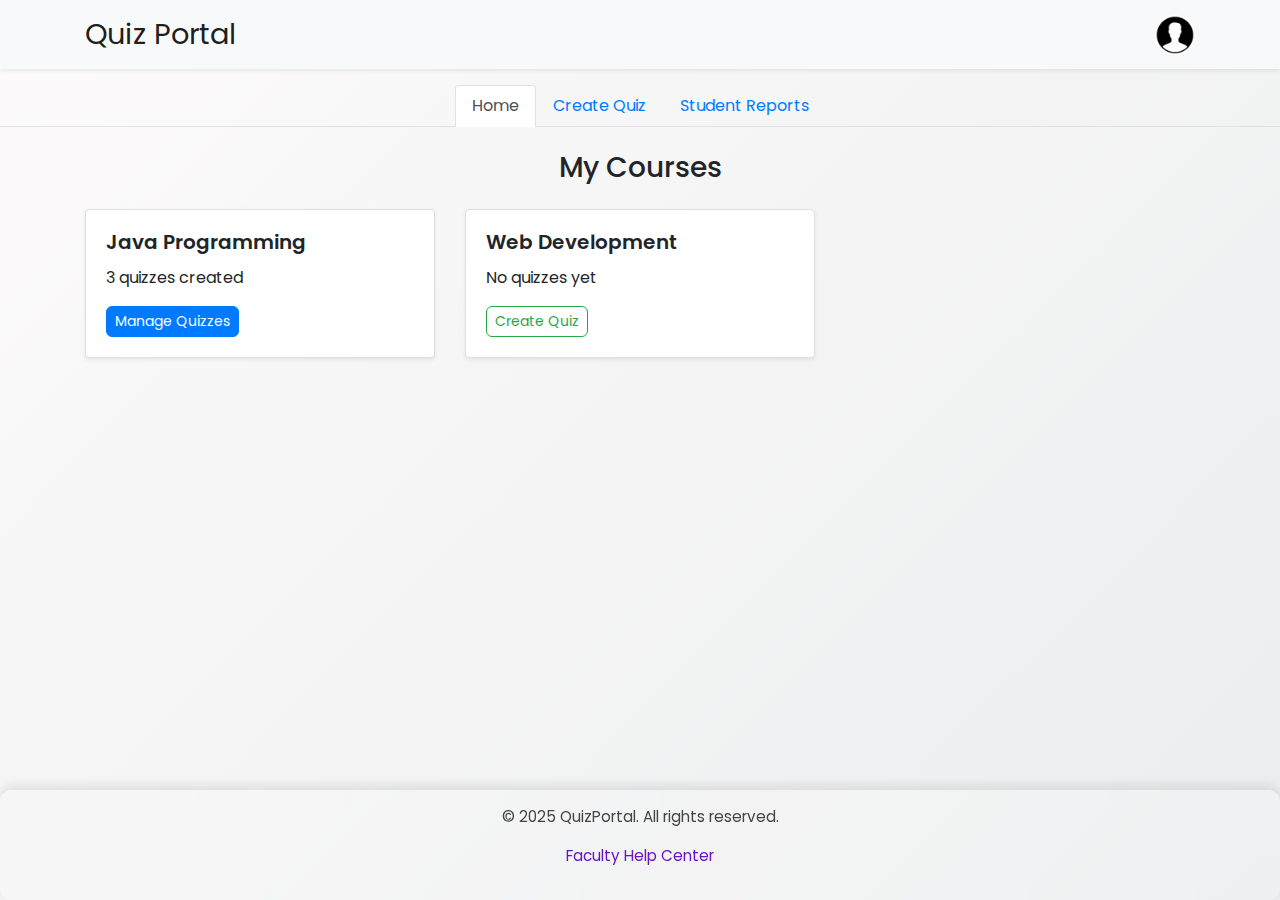
<file: home Page (Faculty)/Index.html>
<!DOCTYPE html>
<html lang="en">
<head>
  <meta charset="UTF-8" />
  <meta name="viewport" content="width=device-width, initial-scale=1.0" />
  <title>Faculty Home | QuizPortal</title>
  <link href="https://fonts.googleapis.com/css2?family=Poppins:wght@400;600&display=swap" rel="stylesheet" />
  <link rel="stylesheet" href="https://stackpath.bootstrapcdn.com/bootstrap/4.5.2/css/bootstrap.min.css" />
  <link rel="stylesheet" href="stylesheet.css" />
</head>
<body>

   <!-- Header -->
  <nav class="navbar navbar-expand-lg navbar-light bg-light shadow-sm">
    <div class="container">
      <a class="navbar-brand fw-bold" href="/home Page (Faculty)/Index.html">Quiz Portal</a>
      <div class="dropdown ms-auto">
        <img src="/Images/profile photo.jpg" class="rounded-circle" width="40" height="40" data-bs-toggle="dropdown" alt="Profile">
        <ul class="dropdown-menu dropdown-menu-end">
          <li><a class="dropdown-item" href="grades.html">Grades</a></li>
          <li><a class="dropdown-item" href="/Login Page/Index.html">Logout</a></li>
        </ul>
      </div>
    </div>
  </nav>

  <!-- Navigation Tabs -->
  <ul class="nav nav-tabs justify-content-center mt-3">
    <li class="nav-item"><a class="nav-link active" href="#">Home</a></li>
    <li class="nav-item"><a class="nav-link" href="/home Page (Faculty)/create_quiz.html">Create Quiz</a></li>
    <li class="nav-item"><a class="nav-link" href="#">Student Reports</a></li>
  </ul>

  <!-- Main Content -->
  <div class="container mt-4">
    <h3 class="text-center mb-4">My Courses</h3>
    <div class="row" id="course-container">
      <!-- Example Course Card -->
      <div class="col-md-4 mb-4">
        <div class="card h-100 shadow-sm">
          <div class="card-body">
            <h5 class="card-title">Java Programming</h5>
            <p class="card-text">3 quizzes created</p>
            <a href="/home Page (Faculty)/manage_quiz.html" class="btn btn-primary btn-sm">Manage Quizzes</a>
          </div>
        </div>
      </div>

      <div class="col-md-4 mb-4">
        <div class="card h-100 shadow-sm">
          <div class="card-body">
            <h5 class="card-title">Web Development</h5>
            <p class="card-text">No quizzes yet</p>
            <a href="#" class="btn btn-outline-success btn-sm">Create Quiz</a>
          </div>
        </div>
      </div>
    </div>
  </div>

  <!-- Footer -->
  <footer class="main-footer text-center mt-auto py-3">
    <p>&copy; 2025 QuizPortal. All rights reserved.</p>
    <p><a href="#">Faculty Help Center</a></p>
  </footer>

</body>
</html>
</file>
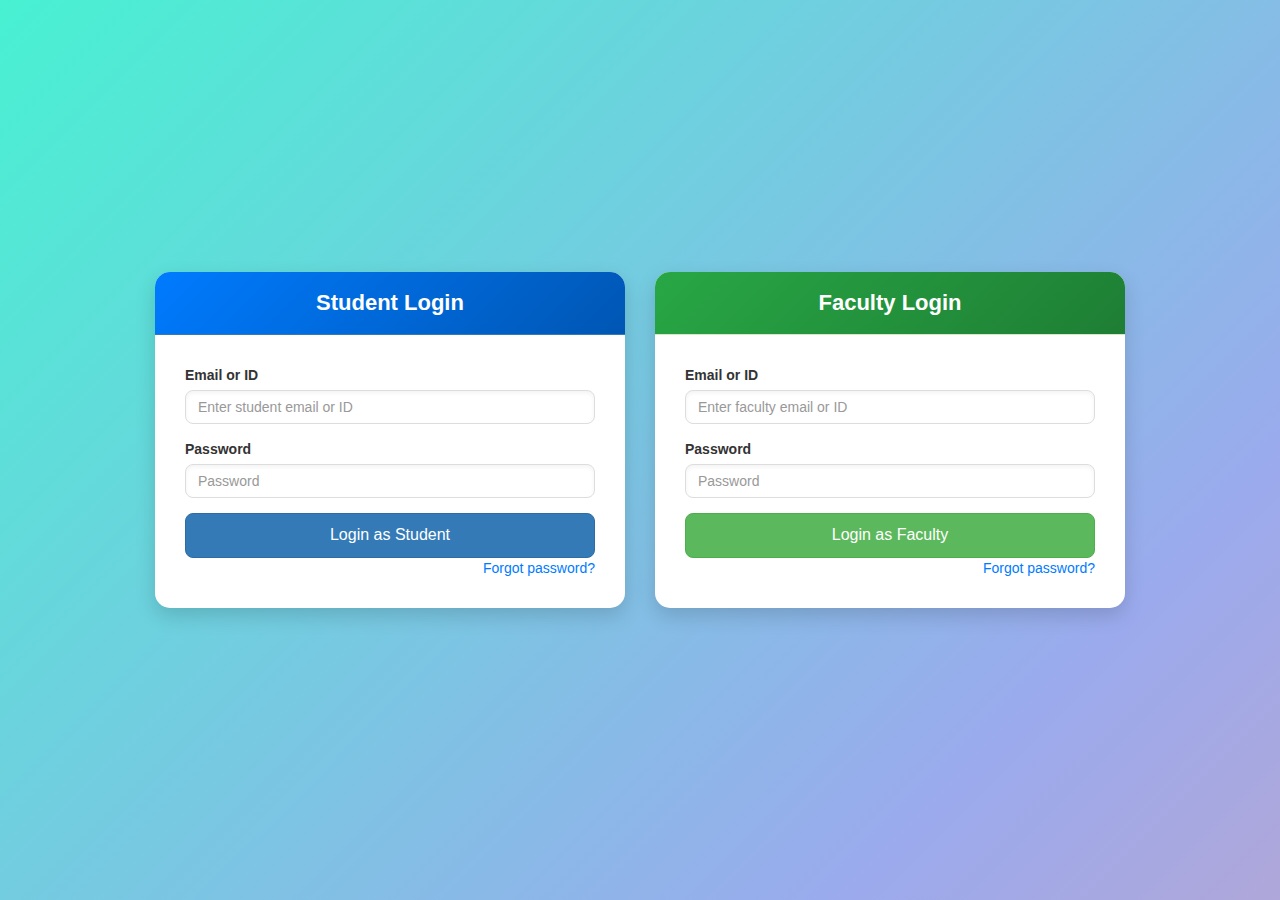
<file: Login Page/Index.html>
<!DOCTYPE html>
<html lang="en">
<head>
  <meta charset="UTF-8">
  <title>Student/Faculty Login</title>
  <link rel="stylesheet" href="https://maxcdn.bootstrapcdn.com/bootstrap/3.4.1/css/bootstrap.min.css">
  <link rel="stylesheet" href="stylesheet.css"> <!-- external CSS -->
</head>
<body>
  <div class="container login-container">
    <div class="row">
      <div class="col-md-6 col-sm-12">
        <div class="panel panel-primary">
          <div class="panel-heading">Student Login</div>
          <div class="panel-body">
            <form>
              <div class="form-group">
                <label for="studentEmail">Email or ID</label>
                <input type="text" class="form-control" id="studentEmail" placeholder="Enter student email or ID">
              </div>
              <div class="form-group">
                <label for="studentPassword">Password</label>
                <input type="password" class="form-control" id="studentPassword" placeholder="Password">
              </div>
              <button type="submit" class="btn btn-primary btn-block">Login as Student</button>
              <a href="#" class="pull-right">Forgot password?</a>
            </form>
          </div>
        </div>
      </div>
      <div class="col-md-6 col-sm-12">
        <div class="panel panel-success">
          <div class="panel-heading">Faculty Login</div>
          <div class="panel-body">
            <form>
              <div class="form-group">
                <label for="facultyEmail">Email or ID</label>
                <input type="text" class="form-control" id="facultyEmail" placeholder="Enter faculty email or ID">
              </div>
              <div class="form-group">
                <label for="facultyPassword">Password</label>
                <input type="password" class="form-control" id="facultyPassword" placeholder="Password">
              </div>
              <button type="submit" class="btn btn-success btn-block">Login as Faculty</button>
              <a href="#" class="pull-right">Forgot password?</a>
            </form>
          </div>
        </div>
      </div>
    </div>
  </div>
</body>
</html>
</file>
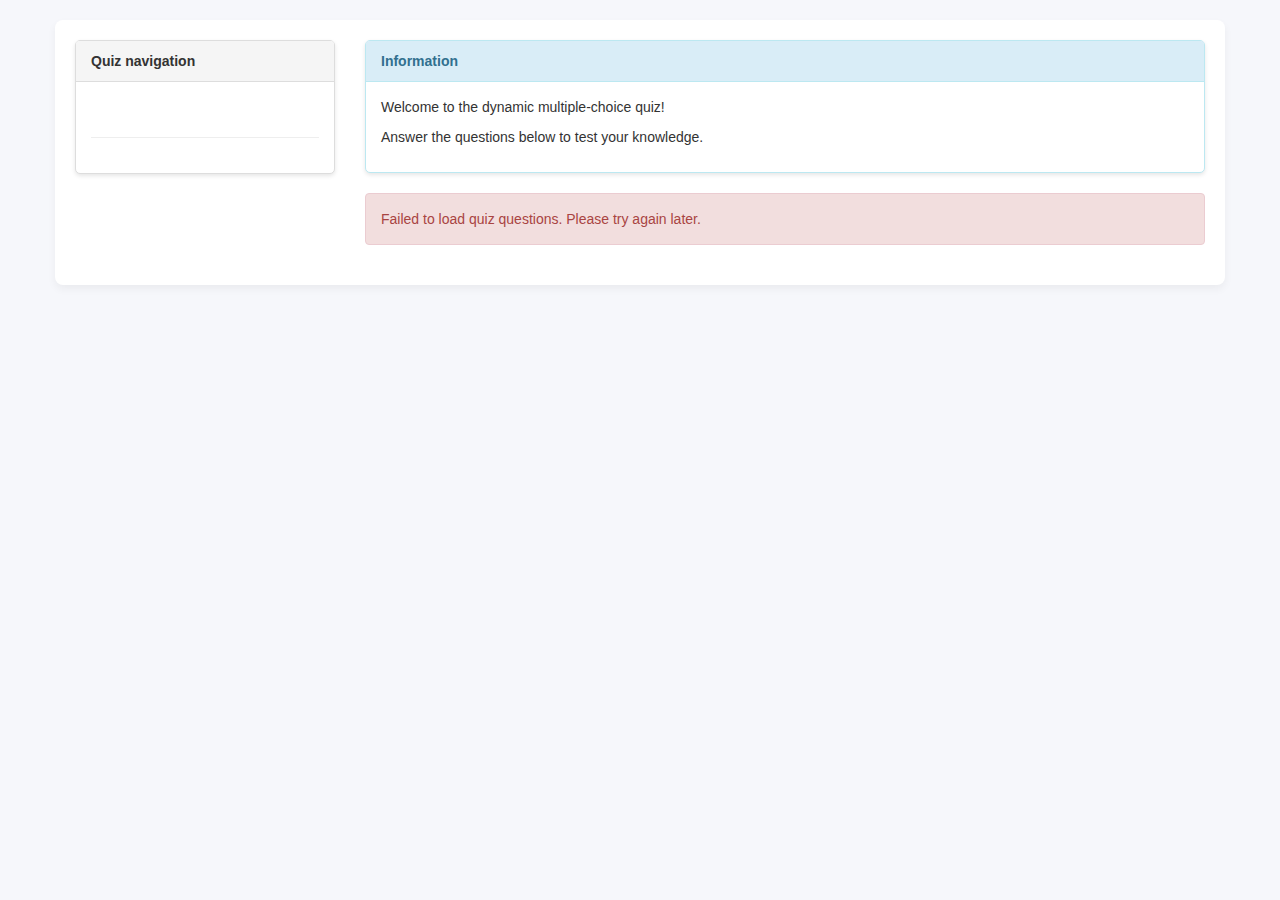
<file: Quiz_Layout/Index.html>
<!DOCTYPE html>
<html lang="en">
<head>
    <meta charset="UTF-8">
    <meta name="viewport" content="width=device-width, initial-scale=1.0">
    <title>Dynamic Quiz Page</title>
    <!-- Bootstrap CSS -->
    <link rel="stylesheet" href="https://maxcdn.bootstrapcdn.com/bootstrap/3.3.7/css/bootstrap.min.css">
    <!-- Custom CSS -->
    <link rel="stylesheet" href="stylesheet.css">
</head>
<body>

    <div class="container quiz-container">
        <div class="row">
            <!-- Sidebar for Quiz Navigation -->
            <div class="col-md-3">
                <div class="panel panel-default">
                    <div class="panel-heading">Quiz navigation</div>
                    <div class="panel-body" id="quizNavigation">
                        <!-- Navigation buttons will be inserted here by JS -->
                        <div class="btn-group-vertical" role="group" aria-label="Quiz Navigation">
                            <!-- JS will populate this -->
                        </div>
                        <hr>
                        <!-- CORRECTED BUTTON HERE -->
                        <button type="button" class="btn btn-primary btn-block" id="finishAttemptBtn">Finish attempt...</button>
                    </div>
                </div>
            </div>

            <!-- Main Content Area for Questions -->
            <div class="col-md-9">
                <!-- Quiz Information Panel -->
                <div class="panel panel-info">
                    <div class="panel-heading">Information</div>
                    <div class="panel-body">
                        <p>Welcome to the dynamic multiple-choice quiz!</p>
                        <p>Answer the questions below to test your knowledge.</p>
                        <div id="quizTimer" class="pull-right">
                            <span class="glyphicon glyphicon-time"></span> Time Left: <span id="timeDisplay">00:00</span>
                        </div>
                        <div class="clearfix"></div>
                    </div>
                </div>

                <!-- Questions will be loaded here, one visible at a time -->
                <div id="questionsWrapper">
                    <div id="questionsContainer">
                        <!-- Questions will be inserted here by JS -->
                        <div class="text-center loading-spinner">
                            <span class="glyphicon glyphicon-refresh glyphicon-spin"></span> Loading Questions...
                        </div>
                    </div>

                    <!-- Navigation Buttons for individual questions -->
                    <div class="text-center button-navigation">
                        <button type="button" class="btn btn-default" id="prevQuestionBtn">Previous</button>
                        <button type="button" class="btn btn-default" id="nextQuestionBtn">Next</button>
                    </div>
                </div>

                <!-- Results Panel (hidden by default) -->
                <div id="resultsPanel" class="panel panel-success" style="display:none;">
                    <div class="panel-heading">Results</div>
                    <div class="panel-body">
                        <p>Your score: <strong><span id="scoreValue">0</span></strong> / <strong><span id="totalQuestions">0</span></strong></p>
                        <div id="resultsDetails" class="small"></div>
                        <div class="text-right">
                            <button type="button" class="btn btn-primary" id="retakeBtn">Retake</button>
                        </div>
                    </div>
                </div>
            </div>
        </div>
    </div>

    <!-- jQuery (required for Bootstrap JS) -->
    <script src="https://ajax.googleapis.com/ajax/libs/jquery/1.12.4/jquery.min.js"></script>
    <!-- Bootstrap JS -->
    <script src="https://maxcdn.bootstrapcdn.com/bootstrap/3.3.7/js/bootstrap.min.js"></script>
    <!-- Custom JavaScript -->
    <script src="script.js"></script>
</body>
</html>
</file>
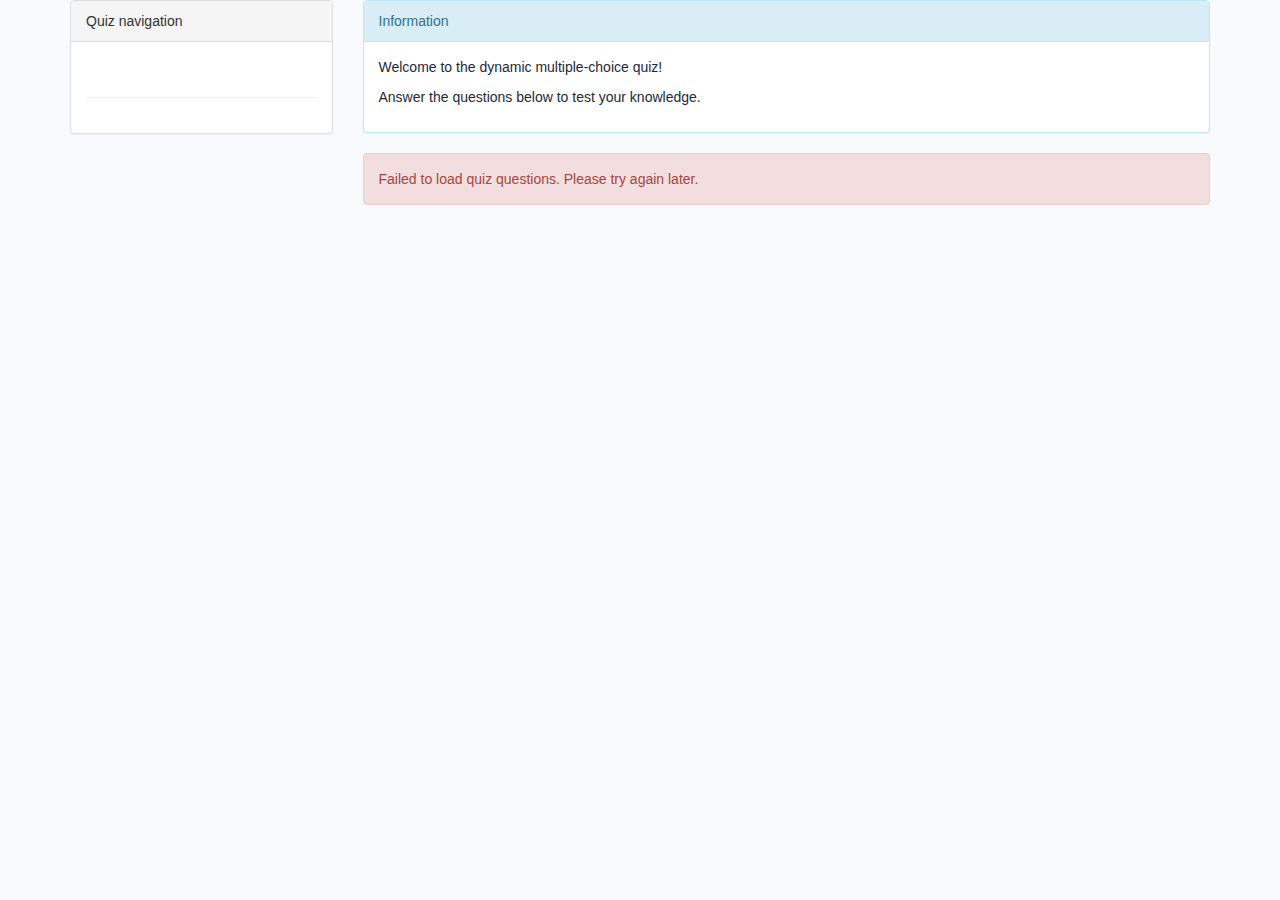
<file: Quiz_Student/Index.html>
<!DOCTYPE html>
<html lang="en">
<head>
    <meta charset="UTF-8">
    <meta name="viewport" content="width=device-width, initial-scale=1.0">
    <title>Dynamic Quiz Page</title>
    <!-- Bootstrap CSS -->
    <link rel="stylesheet" href="https://maxcdn.bootstrapcdn.com/bootstrap/3.3.7/css/bootstrap.min.css">
    <!-- Custom CSS -->
    <link rel="stylesheet" href="stylesheet.css">
</head>
<body>

    <div class="container quiz-container">
        <div class="row">
            <!-- Sidebar for Quiz Navigation -->
            <div class="col-md-3">
                <div class="panel panel-default">
                    <div class="panel-heading">Quiz navigation</div>
                    <div class="panel-body" id="quizNavigation">
                        <!-- Navigation buttons will be inserted here by JS -->
                        <div class="btn-group-vertical" role="group" aria-label="Quiz Navigation">
                            <!-- JS will populate this -->
                        </div>
                        <hr>
                        <!-- CORRECTED BUTTON HERE -->
                        <button type="button" class="btn btn-primary btn-block" id="finishAttemptBtn">Finish attempt...</button>
                    </div>
                </div>
            </div>

            <!-- Main Content Area for Questions -->
            <div class="col-md-9">
                <!-- Quiz Information Panel -->
                <div class="panel panel-info">
                    <div class="panel-heading">Information</div>
                    <div class="panel-body">
                        <p>Welcome to the dynamic multiple-choice quiz!</p>
                        <p>Answer the questions below to test your knowledge.</p>
                        <div id="quizTimer" class="pull-right">
                            <span class="glyphicon glyphicon-time"></span> Time Left: <span id="timeDisplay">00:00</span>
                        </div>
                        <div class="clearfix"></div>
                    </div>
                </div>

                <!-- Questions will be loaded here, one visible at a time -->
                <div id="questionsWrapper">
                    <div id="questionsContainer">
                        <!-- Questions will be inserted here by JS -->
                        <div class="text-center loading-spinner">
                            <span class="glyphicon glyphicon-refresh glyphicon-spin"></span> Loading Questions...
                        </div>
                    </div>

                    <!-- Navigation Buttons for individual questions -->
                    <div class="text-center button-navigation">
                        <button type="button" class="btn btn-default" id="prevQuestionBtn">Previous</button>
                        <button type="button" class="btn btn-default" id="nextQuestionBtn">Next</button>
                    </div>
                </div>
            </div>
        </div>
    </div>

    <!-- jQuery (required for Bootstrap JS) -->
    <script src="https://ajax.googleapis.com/ajax/libs/jquery/1.12.4/jquery.min.js"></script>
    <!-- Bootstrap JS -->
    <script src="https://maxcdn.bootstrapcdn.com/bootstrap/3.3.7/js/bootstrap.min.js"></script>
    <!-- Custom JavaScript -->
    <script src="script.js"></script>
</body>
</html>
</file>
<file: home Page (Faculty)/stylesheet.css>
html, body {
  height: 100%;
  margin: 0;
  display: flex;
  flex-direction: column;
  font-family: 'Poppins', sans-serif;
  background: linear-gradient(135deg, #fdfbfb, #ebedee);
}

.container {
  flex: 1;
}

.navbar-brand {
  font-size: 1.8rem;
}

.card-title {
  font-weight: 600;
}

.btn-sm {
  border-radius: 6px;
}

.main-footer {
  background: rgba(255, 255, 255, 0.2);
  backdrop-filter: blur(6px);
  border-radius: 12px;
  box-shadow: 0 -4px 12px rgba(0, 0, 0, 0.1);
  font-size: 0.95rem;
  color: #444;
}

.main-footer a {
  color: #6a11cb;
  text-decoration: none;
}
</file>
<file: Login Page/stylesheet.css>
body {
  background-image: linear-gradient(135deg, #48f1d2, #9baaed, #eb9e9e, #32e9c8, #007bff, #48f1d2);
  background-size: 400% 400%; 
  animation: colorChange 10s infinite ease-in-out; 
  display: flex;
  justify-content: center;
  align-items: center;
  height: 100vh;
  margin: 0;
  font-family: 'Segoe UI', Tahoma, Geneva, Verdana, sans-serif;
}

@keyframes colorChange {
  0% {
    background-position: 0% 50%;
  }
  50% {
    background-position: 100% 50%;
  }
  100% {
    background-position: 0% 50%;
  }
}


/* Container settings */
.login-container {
  width: 100%;
  max-width: 1000px;
}

/* Panel styling */
.panel {
  box-shadow: 0 8px 20px rgba(8, 8, 8, 0.15);
  border-radius: 15px;
  border: none;
  transition: transform 0.3s ease, box-shadow 0.3s ease;
  background: #ffffff; 
}

.panel:hover {
  transform: translateY(-5px);
  box-shadow: 0 12px 25px rgba(0,0,0,0.25);
}

/* Panel header */
.panel-heading {
  font-size: 22px;
  text-align: center;
  font-weight: bold;
  color: #ffffff;
  padding: 15px;
  border-top-left-radius: 15px;
  border-top-right-radius: 15px;
}

/* Different colors for student/faculty */
.panel-primary > .panel-heading {
  background: linear-gradient(135deg, #007bff, #0056b3);
}

.panel-success > .panel-heading {
  background: linear-gradient(135deg, #28a745, #1e7e34);
}

/* Panel body */
.panel-body {
  padding: 30px;
}

/* Inputs */
.form-control {
  border-radius: 8px;
  border: 1px solid #ddd;
  box-shadow: inset 0 2px 4px rgba(0,0,0,0.05);
  transition: border 0.3s ease, box-shadow 0.3s ease;
}

.form-control:focus {
  border-color: #007bff;
  box-shadow: 0 0 8px rgba(0,123,255,0.3);
}

/* Buttons */
.btn {
  border-radius: 8px;
  padding: 10px;
  font-size: 16px;
  transition: background 0.3s ease, transform 0.2s ease;
}

.btn:hover {
  transform: translateY(-2px);
}

/* Links */
a {
  color: #007bff;
  transition: color 0.3s ease;
}

a:hover {
  color: #0056b3;
  text-decoration: underline;
}

/* Responsive */
@media (max-width: 768px) {
  .login-container .col-md-6 {
    margin-bottom: 30px;
  }
}
/* Force heading text to white for both panels */
.panel-primary > .panel-heading,
.panel-success > .panel-heading {
  color: #ffffff !important;
}
</file>
<file: Quiz_Layout/stylesheet.css>
/* style.css */
body {
    background-color: #f6f7fb;
    padding-top: 20px;
}

.quiz-container {
    background-color: #fff;
    padding: 20px;
    border-radius: 8px;
    box-shadow: 0 4px 8px rgba(0,0,0,.05);
}

.panel {
    border-radius: 5px;
    box-shadow: 0 2px 4px rgba(0,0,0,.1);
    margin-bottom: 20px;
}

.panel-info > .panel-heading {
    background-color: #d9edf7;
    color: #31708f;
    border-color: #bce8f1;
    font-weight: bold;
}

.panel-default > .panel-heading {
    background-color: #f5f5f5;
    color: #333;
    border-color: #ddd;
    font-weight: bold;
}

.radio label {
    padding-left: 25px;
    cursor: pointer;
}
.radio input[type="radio"] {
    margin-left: -20px;
    vertical-align: middle;
}

.loading-spinner {
    font-size: 1.5em;
    color: #5cb85c;
    margin-top: 50px;
}

.glyphicon-spin {
    -webkit-animation: spin 1s infinite linear;
    animation: spin 1s infinite linear;
}

@-webkit-keyframes spin {
    0% { -webkit-transform: rotate(0deg); }
    100% { -webkit-transform: rotate(359deg); }
}
@keyframes spin {
    0% { transform: rotate(0deg); }
    100% { transform: rotate(359deg); }
}

/* New: Timer styles */
#quizTimer {
    font-size: 1.1em;
    font-weight: bold;
    color: #333;
}
#quizTimer .glyphicon {
    margin-right: 5px;
    color: #5cb85c; /* Green clock icon */
}
</file>
<file: Quiz_Student/stylesheet.css>
body {
        font-family: "Poppins", sans-serif;
        background: #f8fafc;
        color: #1e293b;
      }
      .brand { font-weight: 700; font-size: 1.2rem; color: #4f46e5; }
      .logo-icon {
        width: 48px; height: 48px; display: flex; align-items: center; justify-content: center;
        background: #fff; border-radius: 50%; box-shadow: 0 4px 12px rgba(0,0,0,0.08);
        font-size: 1.2rem; color: #4f46e5;
      }
      .quiz-card { border: 0; border-radius: 16px; overflow: hidden; box-shadow: 0 8px 24px rgba(0,0,0,0.06); background: #fff; }
      .rules-hero { background: linear-gradient(90deg, rgba(79,70,229,0.08), rgba(6,182,212,0.05)); border-bottom: 1px solid #e2e8f0; }
      .option-btn { display: block; width: 100%; text-align: left; border-radius: 10px; padding: 12px 16px; margin-bottom: 10px; border: 1px solid #e2e8f0; background: #fff; transition: all 0.2s ease; cursor: pointer; }
      .option-btn:hover { transform: translateY(-2px); background: #f1f5ff; border-color: #4f46e5; }
      .option-btn.correct { background: #ecfdf5; border-color: #10b981; }
      .option-btn.wrong { background: #fff1f2; border-color: #ef4444; }
      .timer-bar { height: 8px; border-radius: 99px; background: #e5e7eb; overflow: hidden; }
      .timer-progress { height: 100%; width: 100%; background: linear-gradient(90deg, #4f46e5, #06b6d4); transition: width 0.4s linear; }
      .explanation-box { border-left: 4px solid #e2e8f0; background: #f9fafb; }
      .score-box { background: linear-gradient(180deg,#eef2ff,#fff); border-radius: 12px; width: 120px; }
      .small-muted { color: #64748b; }
      @keyframes popIn { from { transform: scale(.98); opacity: 0 } to { transform: scale(1); opacity: 1 } }
      .animate-pop { animation: popIn .3s ease both; }
</file>
